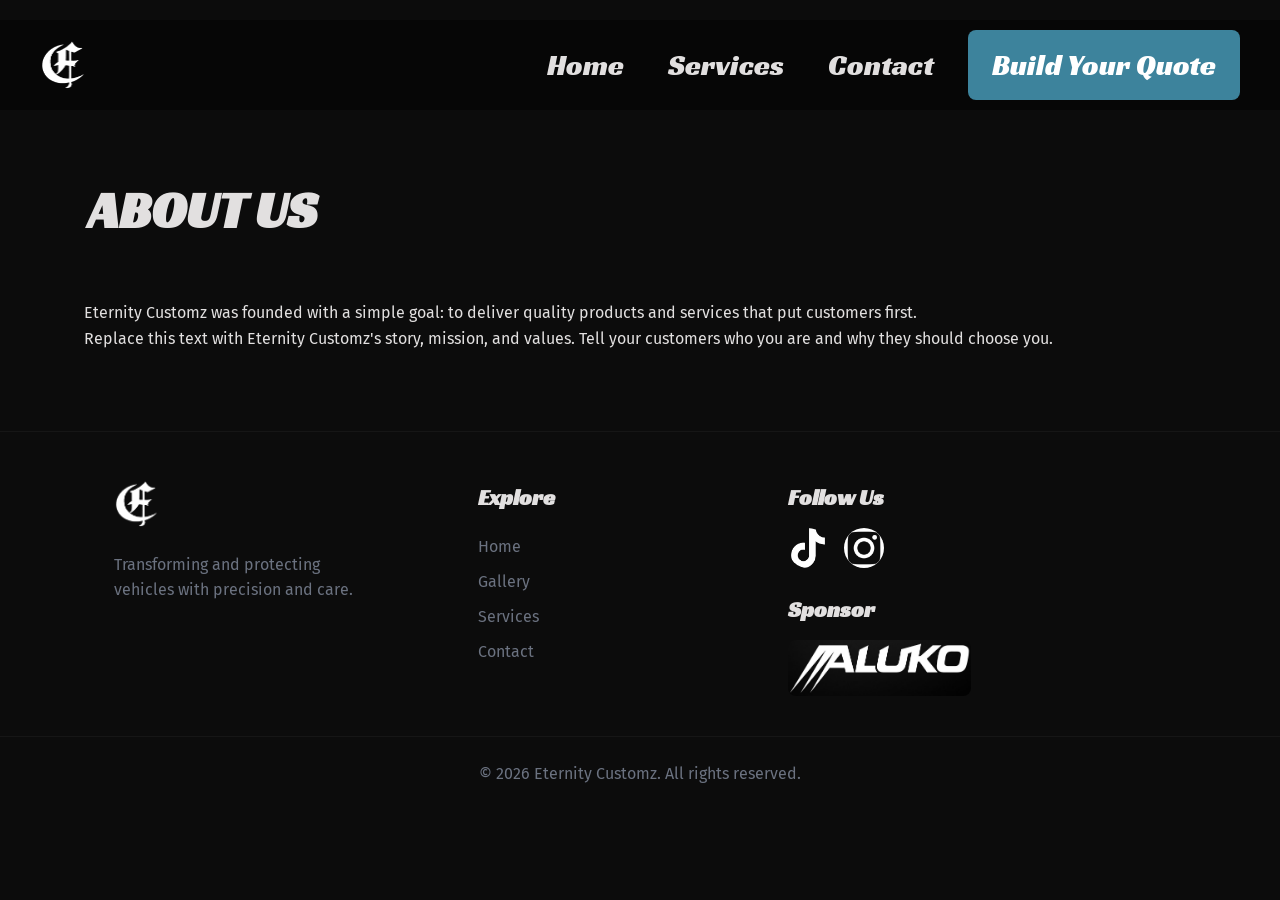
<file: about.html>
<!DOCTYPE html>
<html lang="en">
<head>
  <meta charset="UTF-8" />
  <meta name="viewport" content="width=device-width, initial-scale=1.0" />
  <meta name="description" content="Learn more about Your Company and our mission." />
  <title>About | Eternity Customz</title>
  <link rel="icon" type="image/png" href="./images/eternityEBlack.png" />
  <link rel="stylesheet" href="css/global-var.css" />
  <link rel="stylesheet" href="css/header.styles.css" />
  <link rel="stylesheet" href="css/footer.styles.css" />
  <link rel="stylesheet" href="css/about.styles.css" />
  <link rel="preconnect" href="https://fonts.googleapis.com">
  <link rel="preconnect" href="https://fonts.gstatic.com" crossorigin>
  <link href="https://fonts.googleapis.com/css2?family=Racing+Sans+One&display=swap" rel="stylesheet">
  <link href="https://fonts.googleapis.com/css2?family=Fira+Sans:ital,wght@0,300;0,400;0,500;0,700;0,900;1,300;1,400;1,500;1,700;1,900&display=swap" rel="stylesheet">
</head>
<body>
  <!-- Include the header -->
  <header  id="header-placeholder"></header>
  
  <main>
    <section class="page-header">
      <div class="container">
        <h1>About Us</h1>
      </div>
    </section>

    <section class="container content">
      <p>Eternity Customz was founded with a simple goal: to deliver quality products
      and services that put customers first.</p>
      <p>Replace this text with Eternity Customz's story, mission, and values. Tell
      your customers who you are and why they should choose you.</p>
    </section>
  </main>

  <footer id="footer-placeholder"></footer>

  <script src="js/main.js"></script>
</body>
</html>
</file>
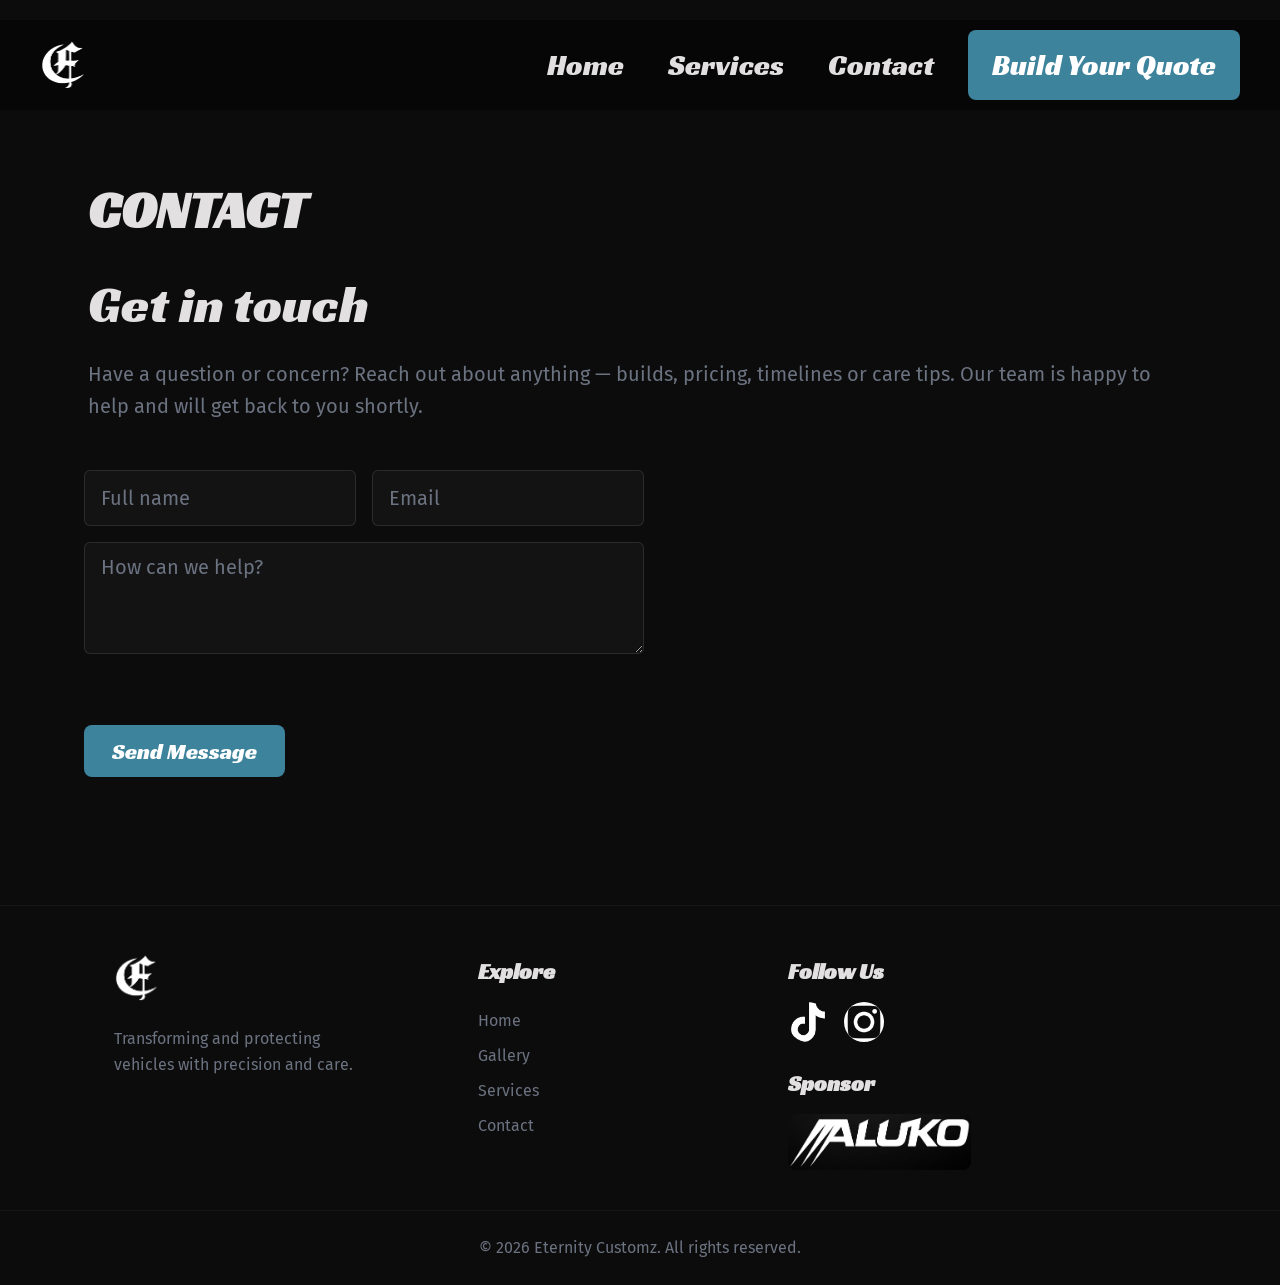
<file: contact.html>
<!DOCTYPE html>
<html lang="en">
<head>
  <meta charset="UTF-8" />
  <meta name="viewport" content="width=device-width, initial-scale=1.0" />
  <meta name="description" content="Get in touch with Your Company." />
  <meta http-equiv="Cache-Control" content="no-cache">
  <title>Contact | Eternity Customz</title>
  <link rel="icon" type="image/png" href="./images/eternityEBlack.png" />
  <link rel="stylesheet" href="css/global-var.css" />
  <link rel="stylesheet" href="css/header.styles.css" />
  <link rel="stylesheet" href="css/footer.styles.css" />
  <link rel="stylesheet" href="css/contact.styles.css" />
  <link rel="preconnect" href="https://fonts.googleapis.com">
  <link rel="preconnect" href="https://fonts.gstatic.com" crossorigin>
  <link href="https://fonts.googleapis.com/css2?family=Racing+Sans+One&display=swap" rel="stylesheet">
  <link href="https://fonts.googleapis.com/css2?family=Fira+Sans:ital,wght@0,300;0,400;0,500;0,700;0,900;1,300;1,400;1,500;1,700;1,900&display=swap" rel="stylesheet">
  <script src="https://www.google.com/recaptcha/api.js" async defer></script>
</head>
<body>
  <!-- Include the header -->
  <header  id="header-placeholder"></header>
  
  <main>
    <section class="contact-hero container">
      <h1 class="contact-eyebrow">Contact</h1>
      <p class="contact-title">Get in touch</p>
      <p class="contact-sub">Have a question or concern? Reach out about anything — builds, pricing, timelines or care tips. Our team is happy to help and will get back to you shortly.</p>
    </section>

    <section class="container content">
      <form id="contact-form" class="contact-form" novalidate>
        <section class="contact-section">
          <div class="details-grid">
            <input class="contact-input" id="name" name="name" placeholder="Full name" autocomplete="name" required />
            <input type="email" class="contact-input" id="email" name="email" placeholder="Email" autocomplete="email" required />
          </div>
          <textarea class="contact-input contact-textarea" id="message" name="message" placeholder="How can we help?" required></textarea>
        </section>
        <div class="g-recaptcha" data-sitekey="6LfWkv0tAAAAACvCSwXLrNxUebXW_fSq1jkX3SzL"></div>
        <button type="submit" class="contact-submit">Send Message</button>
        <p id="form-status" class="form-status" role="status"></p>
      </form>
    </section>
  </main>

  <footer id="footer-placeholder"></footer>

  <script src="js/main.js"></script>
</body>
</html>
</file>
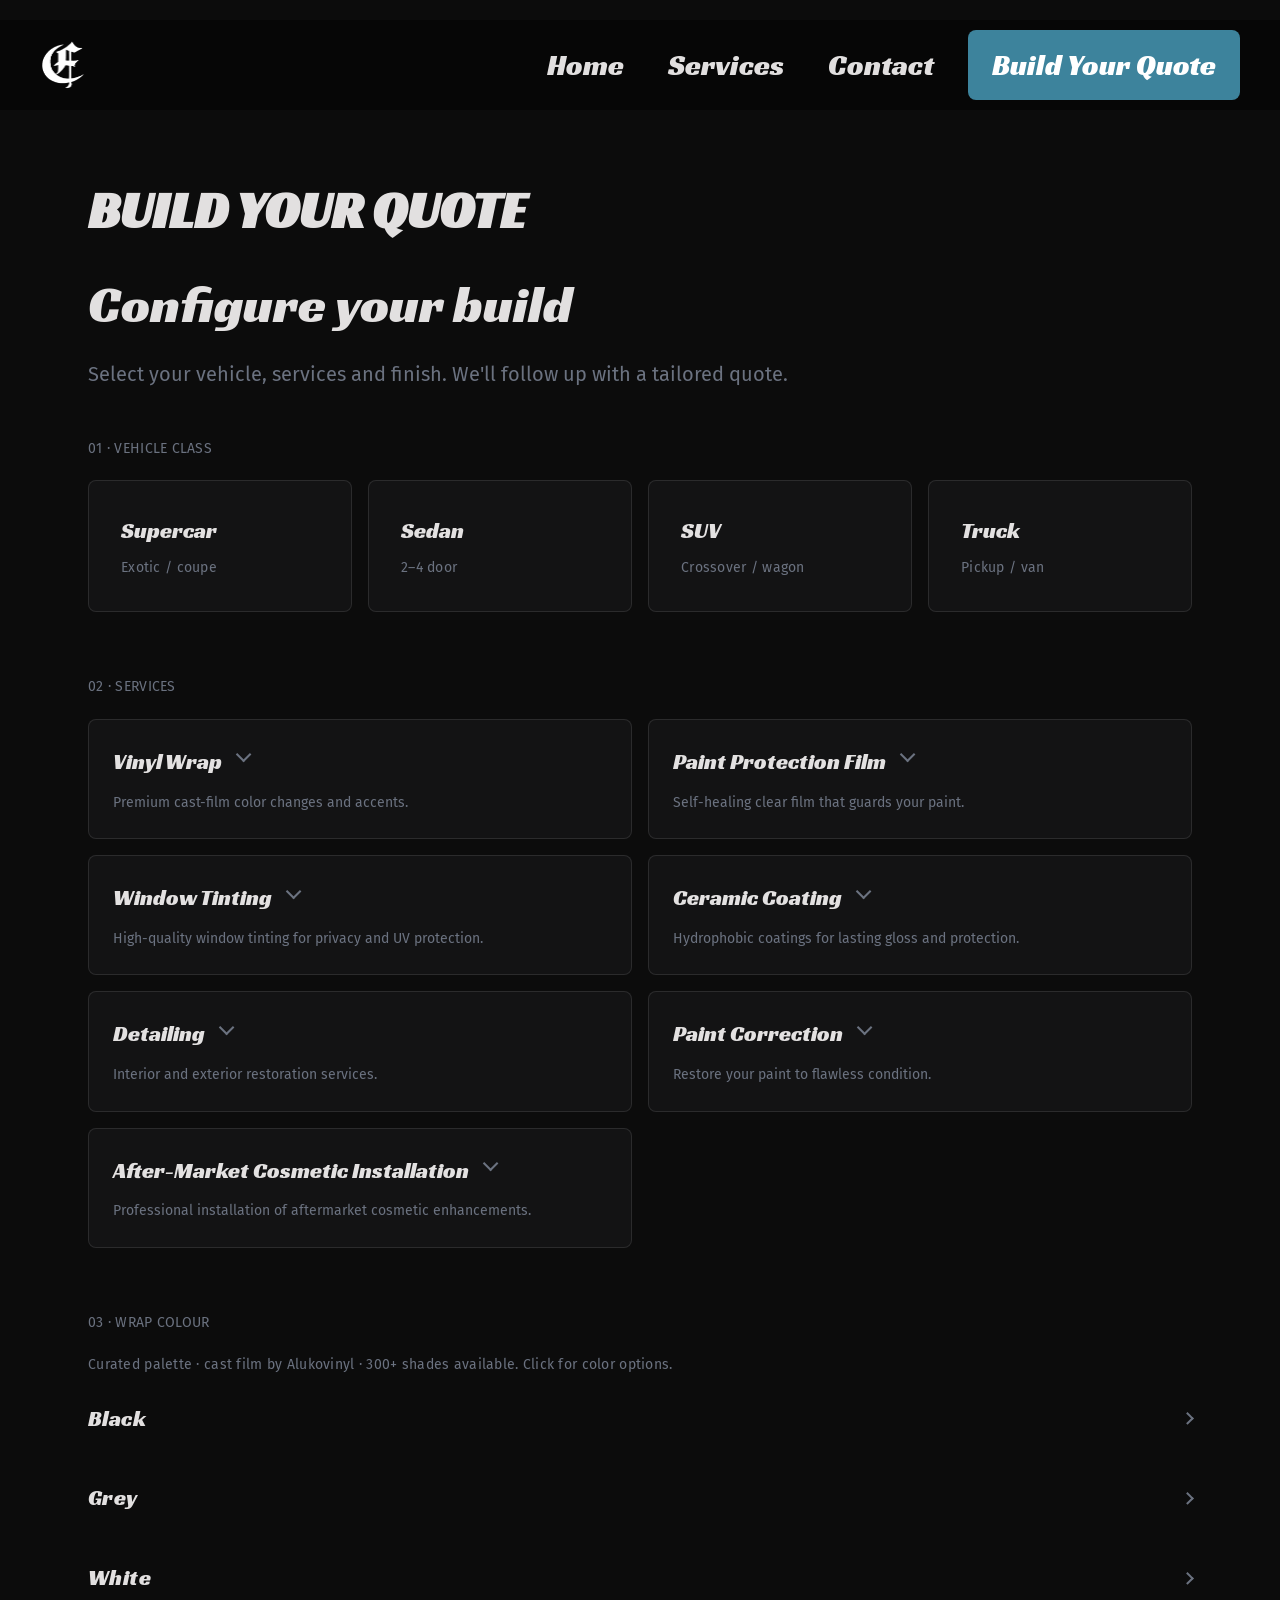
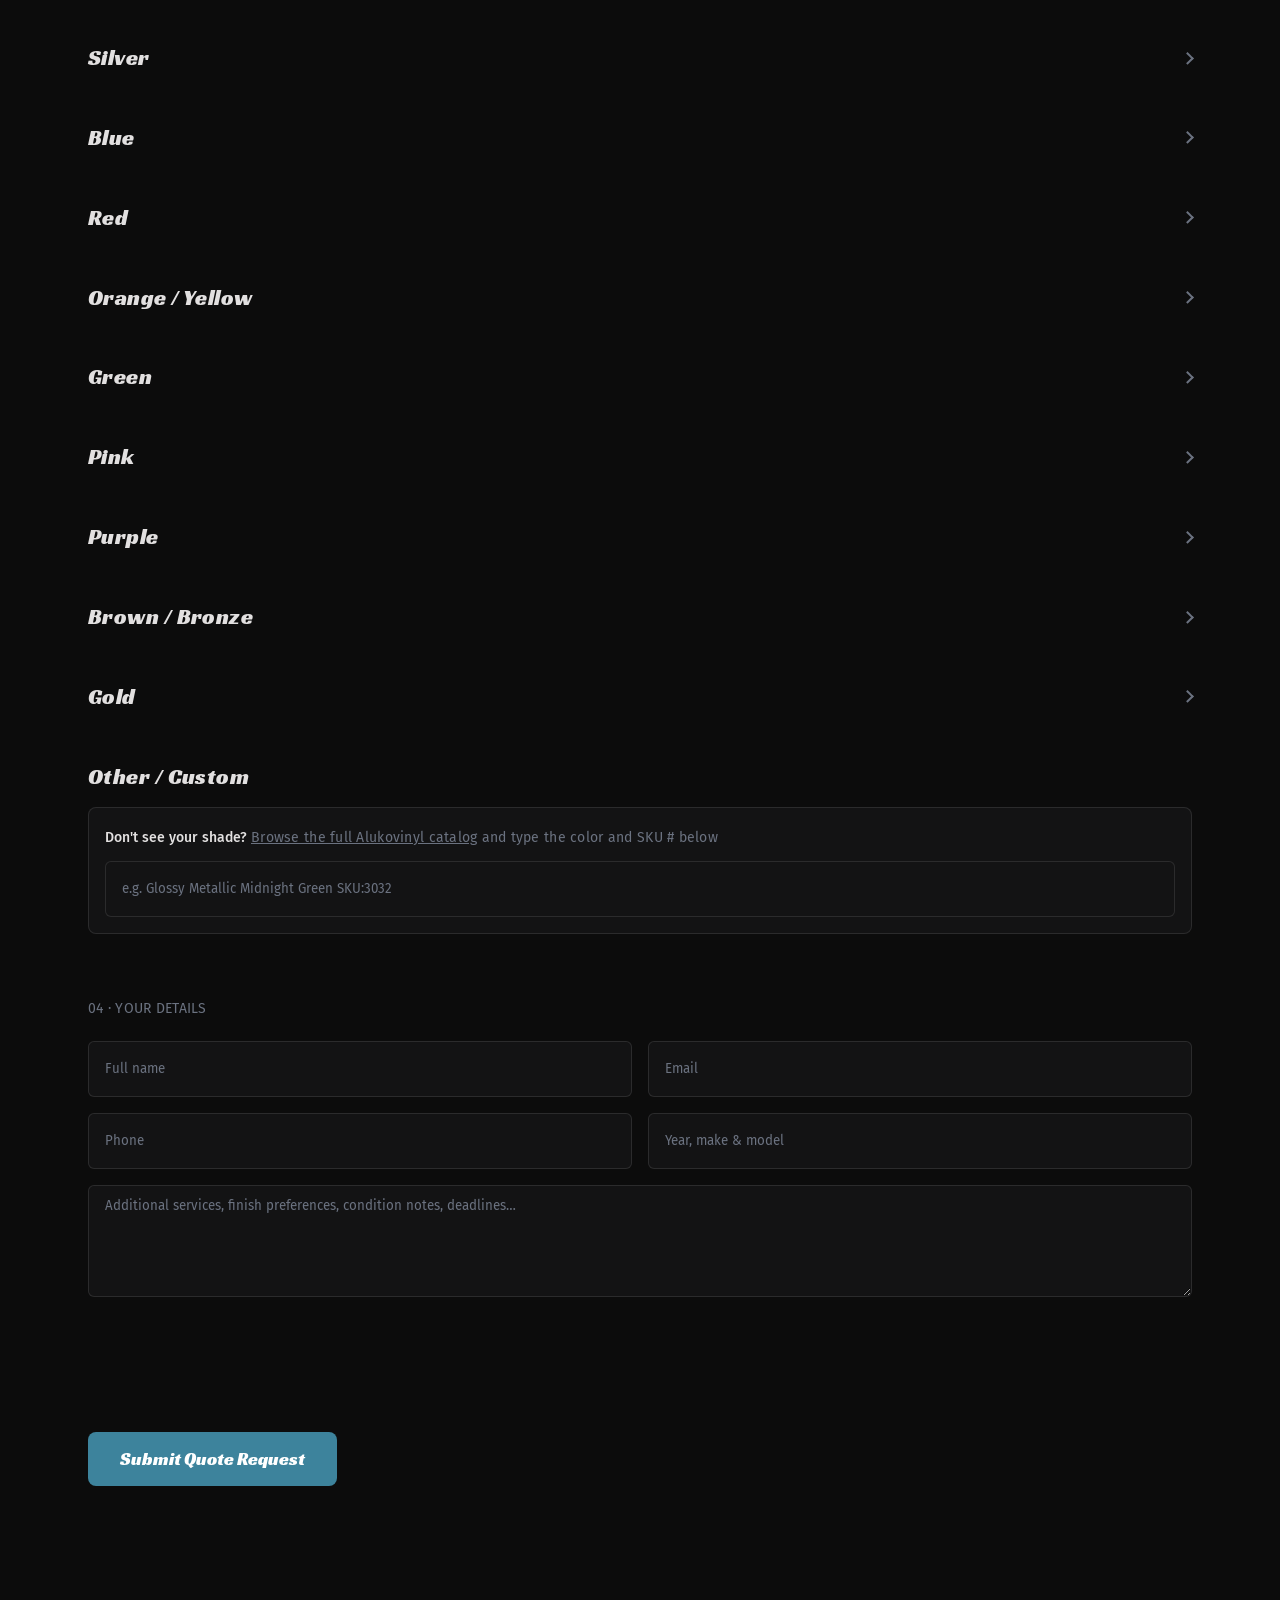
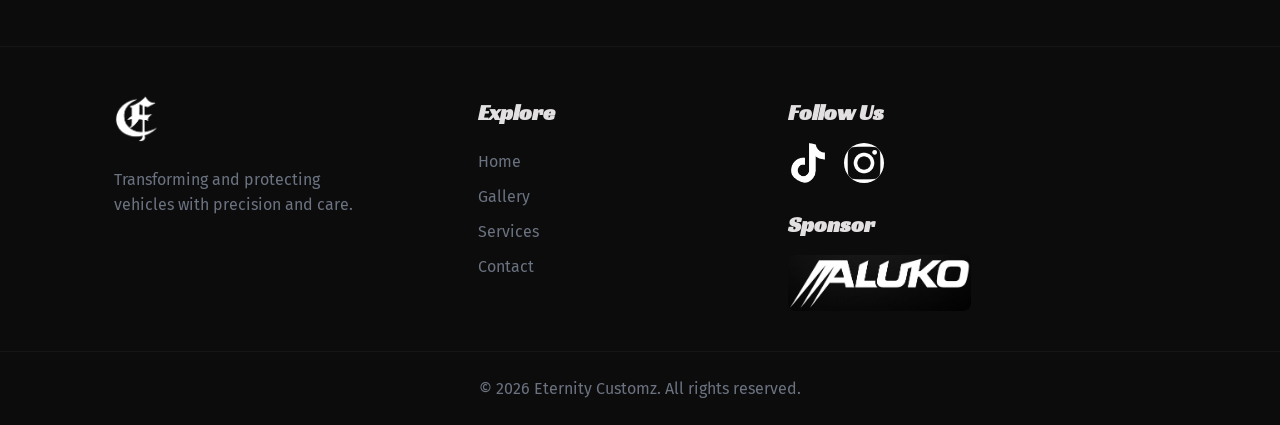
<file: quote.html>
<!DOCTYPE html>
<html lang="en">
<head>
  <meta charset="UTF-8" />
  <meta name="viewport" content="width=device-width, initial-scale=1.0" />
  <meta name="description" content="Build your custom quote for vinyl wraps, PPF, ceramic coating, and detailing at Eternity Customz." />
  <meta http-equiv="Cache-Control" content="no-cache">
  <title>Build Your Quote | Eternity Customz</title>
  <link rel="stylesheet" href="css/quote.styles.css" />
  <link rel="icon" type="image/png" href="./images/eternityEBlack.png" />
  <link rel="stylesheet" href="css/global-var.css" />
  <link rel="stylesheet" href="css/header.styles.css" />
  <link rel="stylesheet" href="css/footer.styles.css" />
  <link rel="preconnect" href="https://fonts.googleapis.com">
  <link rel="preconnect" href="https://fonts.gstatic.com" crossorigin>
  <link href="https://fonts.googleapis.com/css2?family=Racing+Sans+One&display=swap" rel="stylesheet">
  <link href="https://fonts.googleapis.com/css2?family=Fira+Sans:ital,wght@0,300;0,400;0,500;0,700;0,900;1,300;1,400;1,500;1,700;1,900&display=swap" rel="stylesheet">
  <script src="https://www.google.com/recaptcha/api.js" async defer></script>
</head>
<body>
  <!-- Include the header -->
  <header id="header-placeholder"></header>

  <main>
    <section class="quote-hero container">
      <h1 class="quote-eyebrow">Build your quote</h1>
      <p class="quote-title">Configure your build</p>
      <p class="quote-sub">Select your vehicle, services and finish. We'll follow up with a tailored quote.</p>
    </section>

    <section class="container content">
      <form id="quote-form" class="quote-form" novalidate>
        <!-- 01 Vehicle class -->
        <section class="quote-section">
          <p class="quote-step mono">01 · Vehicle class</p>
          <div class="class-grid">
            <label class="pick-card">
              <input type="radio" name="car-type" value="Supercar" required />
              <span class="pick-card__title">Supercar</span>
              <span class="pick-card__meta mono">Exotic / coupe</span>
            </label>
            <label class="pick-card">
              <input type="radio" name="car-type" value="Sedan" />
              <span class="pick-card__title">Sedan</span>
              <span class="pick-card__meta mono">2–4 door</span>
            </label>
            <label class="pick-card">
              <input type="radio" name="car-type" value="SUV" />
              <span class="pick-card__title">SUV</span>
              <span class="pick-card__meta mono">Crossover / wagon</span>
            </label>
            <label class="pick-card">
              <input type="radio" name="car-type" value="Truck" />
              <span class="pick-card__title">Truck</span>
              <span class="pick-card__meta mono">Pickup / van</span>
            </label>
          </div>
        </section>

        <!-- 02 Services -->
        <section class="quote-section">
          <p class="quote-step mono">02 · Services</p>
          <div class="service-grid" id="quote-services"></div>
        </section>

        <!-- 03 Wrap colour -->
        <section class="quote-section">
          <p class="quote-step mono">03 · Wrap colour</p>
          <p class="quote-note mono">Curated palette · cast film by Alukovinyl · 300+ shades available. Click for color options.</p>
          <div class="palette">
            <div class="palette-group">
              <p class="palette-group__label mono">Black</p>
              <div class="swatch-grid">
                <label class="swatch-card">
                  <input type="radio" name="color" value="Matte Black" />
                  <span class="swatch" style="background: rgb(28, 28, 30);"></span>
                  <span class="swatch-card__name">Matte Black</span>
                  <span class="swatch-card__finish mono">Matte</span>
                </label>
                <label class="swatch-card">
                  <input type="radio" name="color" value="Gloss Black" />
                  <span class="swatch" style="background: rgb(10, 10, 10);"></span>
                  <span class="swatch-card__name">Gloss Black</span>
                  <span class="swatch-card__finish mono">Gloss</span>
                </label>
                <label class="swatch-card">
                  <input type="radio" name="color" value="Satin Black" />
                  <span class="swatch" style="background: rgb(22, 22, 26);"></span>
                  <span class="swatch-card__name">Satin Black</span>
                  <span class="swatch-card__finish mono">Satin</span>
                </label>
                <label class="swatch-card">
                  <input type="radio" name="color" value="Matte Frosted Black" />
                  <span class="swatch" style="background: rgb(42, 42, 46);"></span>
                  <span class="swatch-card__name">Matte Frosted Black</span>
                  <span class="swatch-card__finish mono">Matte</span>
                </label>
                <label class="swatch-card">
                  <input type="radio" name="color" value="Gloss Metallic Black Rose" />
                  <span class="swatch" style="background: rgb(31, 16, 22);"></span>
                  <span class="swatch-card__name">Gloss Metallic Black Rose</span>
                  <span class="swatch-card__finish mono">Gloss Metallic</span>
                </label>
              </div>
            </div>

            <div class="palette-group">
              <p class="palette-group__label mono">Grey</p>
              <div class="swatch-grid">
                <label class="swatch-card">
                  <input type="radio" name="color" value="Nardo Grey" />
                  <span class="swatch" style="background: rgb(115, 115, 120);"></span>
                  <span class="swatch-card__name">Nardo Grey</span>
                  <span class="swatch-card__finish mono">Satin</span>
                </label>
                <label class="swatch-card">
                  <input type="radio" name="color" value="Ice Grey" />
                  <span class="swatch" style="background: rgb(185, 196, 204);"></span>
                  <span class="swatch-card__name">Ice Grey</span>
                  <span class="swatch-card__finish mono">Matte</span>
                </label>
                <label class="swatch-card">
                  <input type="radio" name="color" value="Matte Satin Light Grey" />
                  <span class="swatch" style="background: rgb(196, 200, 204);"></span>
                  <span class="swatch-card__name">Matte Satin Light Grey</span>
                  <span class="swatch-card__finish mono">Matte Satin</span>
                </label>
                <label class="swatch-card">
                  <input type="radio" name="color" value="Graphite" />
                  <span class="swatch" style="background: rgb(74, 77, 82);"></span>
                  <span class="swatch-card__name">Graphite</span>
                  <span class="swatch-card__finish mono">Satin</span>
                </label>
              </div>
            </div>

            <div class="palette-group">
              <p class="palette-group__label mono">White</p>
              <div class="swatch-grid">
                <label class="swatch-card">
                  <input type="radio" name="color" value="Gloss White" />
                  <span class="swatch" style="background: rgb(245, 245, 245);"></span>
                  <span class="swatch-card__name">Gloss White</span>
                  <span class="swatch-card__finish mono">Gloss</span>
                </label>
                <label class="swatch-card">
                  <input type="radio" name="color" value="Matte White" />
                  <span class="swatch" style="background: rgb(232, 232, 232);"></span>
                  <span class="swatch-card__name">Matte White</span>
                  <span class="swatch-card__finish mono">Matte</span>
                </label>
              </div>
            </div>

            <div class="palette-group">
              <p class="palette-group__label mono">Silver</p>
              <div class="swatch-grid">
                <label class="swatch-card">
                  <input type="radio" name="color" value="Chrome Silver" />
                  <span class="swatch" style="background: rgb(201, 204, 209);"></span>
                  <span class="swatch-card__name">Chrome Silver</span>
                  <span class="swatch-card__finish mono">Chrome</span>
                </label>
                <label class="swatch-card">
                  <input type="radio" name="color" value="Matte Diamond Glitter Silver" />
                  <span class="swatch" style="background: rgb(216, 221, 227);"></span>
                  <span class="swatch-card__name">Matte Diamond Glitter Silver</span>
                  <span class="swatch-card__finish mono">Matte</span>
                </label>
                <label class="swatch-card">
                  <input type="radio" name="color" value="Satin Metallic Pure Silver" />
                  <span class="swatch" style="background: rgb(191, 196, 201);"></span>
                  <span class="swatch-card__name">Satin Metallic Pure Silver</span>
                  <span class="swatch-card__finish mono">Satin Metallic</span>
                </label>
                <label class="swatch-card">
                  <input type="radio" name="color" value="Diamond Silver" />
                  <span class="swatch" style="background: rgb(216, 221, 227);"></span>
                  <span class="swatch-card__name">Diamond Silver</span>
                  <span class="swatch-card__finish mono">Gloss Metallic</span>
                </label>
              </div>
            </div>

            <div class="palette-group">
              <p class="palette-group__label mono">Blue</p>
              <div class="swatch-grid">
                <label class="swatch-card">
                  <input type="radio" name="color" value="Meissen Blue" />
                  <span class="swatch" style="background: rgb(43, 74, 122);"></span>
                  <span class="swatch-card__name">Meissen Blue</span>
                  <span class="swatch-card__finish mono">Gloss Metallic</span>
                </label>
                <label class="swatch-card">
                  <input type="radio" name="color" value="Oxford Blue" />
                  <span class="swatch" style="background: rgb(27, 42, 90);"></span>
                  <span class="swatch-card__name">Oxford Blue</span>
                  <span class="swatch-card__finish mono">Gloss Metallic</span>
                </label>
                <label class="swatch-card">
                  <input type="radio" name="color" value="Sapphire Blue" />
                  <span class="swatch" style="background: rgb(43, 95, 191);"></span>
                  <span class="swatch-card__name">Sapphire Blue</span>
                  <span class="swatch-card__finish mono">Gloss Metallic</span>
                </label>
                <label class="swatch-card">
                  <input type="radio" name="color" value="Chameleon Blue White" />
                  <span class="swatch" style="background: rgb(111, 159, 216);"></span>
                  <span class="swatch-card__name">Chameleon Blue White</span>
                  <span class="swatch-card__finish mono">Color Shift</span>
                </label>
              </div>
            </div>

            <div class="palette-group">
              <p class="palette-group__label mono">Red</p>
              <div class="swatch-grid">
                <label class="swatch-card">
                  <input type="radio" name="color" value="Liquid Ruby Red" />
                  <span class="swatch" style="background: rgb(214, 0, 27);"></span>
                  <span class="swatch-card__name">Liquid Ruby Red</span>
                  <span class="swatch-card__finish mono">Gloss Metallic</span>
                </label>
                <label class="swatch-card">
                  <input type="radio" name="color" value="Racing Red" />
                  <span class="swatch" style="background: rgb(204, 16, 16);"></span>
                  <span class="swatch-card__name">Racing Red</span>
                  <span class="swatch-card__finish mono">Gloss</span>
                </label>
                <label class="swatch-card">
                  <input type="radio" name="color" value="Crystal Rose Red" />
                  <span class="swatch" style="background: rgb(176, 32, 58);"></span>
                  <span class="swatch-card__name">Crystal Rose Red</span>
                  <span class="swatch-card__finish mono">Gloss Metallic</span>
                </label>
              </div>
            </div>

            <div class="palette-group">
              <p class="palette-group__label mono">Orange / Yellow</p>
              <div class="swatch-grid">
                <label class="swatch-card">
                  <input type="radio" name="color" value="Fiery Orange" />
                  <span class="swatch" style="background: rgb(213, 98, 31);"></span>
                  <span class="swatch-card__name">Fiery Orange</span>
                  <span class="swatch-card__finish mono">Gloss Metallic</span>
                </label>
                <label class="swatch-card">
                  <input type="radio" name="color" value="Neon Yellow" />
                  <span class="swatch" style="background: rgb(232, 226, 26);"></span>
                  <span class="swatch-card__name">Neon Yellow</span>
                  <span class="swatch-card__finish mono">Gloss Fluorescent</span>
                </label>
              </div>
            </div>

            <div class="palette-group">
              <p class="palette-group__label mono">Green</p>
              <div class="swatch-grid">
                <label class="swatch-card">
                  <input type="radio" name="color" value="Emerald Green" />
                  <span class="swatch" style="background: rgb(31, 94, 74);"></span>
                  <span class="swatch-card__name">Emerald Green</span>
                  <span class="swatch-card__finish mono">Matte</span>
                </label>
                <label class="swatch-card">
                  <input type="radio" name="color" value="Chameleon Green" />
                  <span class="swatch" style="background: rgb(47, 125, 82);"></span>
                  <span class="swatch-card__name">Chameleon Green</span>
                  <span class="swatch-card__finish mono">Gloss Metallic</span>
                </label>
              </div>
            </div>

            <div class="palette-group">
              <p class="palette-group__label mono">Pink</p>
              <div class="swatch-grid">
                <label class="swatch-card">
                  <input type="radio" name="color" value="Rainbow Laser Pink" />
                  <span class="swatch" style="background: rgb(255, 94, 160);"></span>
                  <span class="swatch-card__name">Rainbow Laser Pink</span>
                  <span class="swatch-card__finish mono">Gloss Metallic</span>
                </label>
                <label class="swatch-card">
                  <input type="radio" name="color" value="Neon Pink" />
                  <span class="swatch" style="background: rgb(255, 122, 196);"></span>
                  <span class="swatch-card__name">Neon Pink</span>
                  <span class="swatch-card__finish mono">Gloss Fluorescent</span>
                </label>
              </div>
            </div>

            <div class="palette-group">
              <p class="palette-group__label mono">Purple</p>
              <div class="swatch-grid">
                <label class="swatch-card">
                  <input type="radio" name="color" value="Dark Purple" />
                  <span class="swatch" style="background: rgb(58, 35, 80);"></span>
                  <span class="swatch-card__name">Dark Purple</span>
                  <span class="swatch-card__finish mono">Satin</span>
                </label>
                <label class="swatch-card">
                  <input type="radio" name="color" value="Midnight Purple" />
                  <span class="swatch" style="background: rgb(42, 23, 69);"></span>
                  <span class="swatch-card__name">Midnight Purple</span>
                  <span class="swatch-card__finish mono">Gloss Metallic</span>
                </label>
                <label class="swatch-card">
                  <input type="radio" name="color" value="Grey Purple" />
                  <span class="swatch" style="background: rgb(90, 74, 106);"></span>
                  <span class="swatch-card__name">Grey Purple</span>
                  <span class="swatch-card__finish mono">Color Shift</span>
                </label>
              </div>
            </div>

            <div class="palette-group">
              <p class="palette-group__label mono">Brown / Bronze</p>
              <div class="swatch-grid">
                <label class="swatch-card">
                  <input type="radio" name="color" value="Satin Bronze" />
                  <span class="swatch" style="background: rgb(138, 107, 63);"></span>
                  <span class="swatch-card__name">Satin Bronze</span>
                  <span class="swatch-card__finish mono">Satin</span>
                </label>
              </div>
            </div>

            <div class="palette-group">
              <p class="palette-group__label mono">Gold</p>
              <div class="swatch-grid">
                <label class="swatch-card">
                  <input type="radio" name="color" value="Mirror Gold" />
                  <span class="swatch" style="background: rgb(212, 175, 55);"></span>
                  <span class="swatch-card__name">Mirror Gold</span>
                  <span class="swatch-card__finish mono">Chrome</span>
                </label>
                <label class="swatch-card">
                  <input type="radio" name="color" value="Champagne Gold" />
                  <span class="swatch" style="background: rgb(201, 164, 90);"></span>
                  <span class="swatch-card__name">Champagne Gold</span>
                  <span class="swatch-card__finish mono">Satin Metallic</span>
                </label>
              </div>
            </div>

            <div class="palette-group">
              <p class="palette-group__label mono">Other / Custom</p>
              <label class="swatch-custom">
                <input type="radio" name="color" value="" />
                <span class="swatch-custom__title">Don't see your shade?</span>
                <a class="swatch-custom__meta mono" href="https://www.alukovinyl.com/" target="_blank" rel="noopener noreferrer"> Browse the full Alukovinyl catalog</a>
                <span class="swatch-custom__meta mono">and type the color and SKU # below</span>
                <input class="quote-input swatch-custom__input" name="custom-color" placeholder="e.g. Glossy Metallic Midnight Green SKU:3032" />
              </label>
            </div>
          </div>
        </section>

        <!-- 04 Your details -->
        <section class="quote-section">
          <p class="quote-step mono">04 · Your details</p>
          <div class="details-grid">
            <input class="quote-input" name="full-name" placeholder="Full name" autocomplete="name" required />
            <input type="email" class="quote-input" name="email" placeholder="Email" autocomplete="email" required />
            <input type="tel" class="quote-input" name="phone" placeholder="Phone" autocomplete="tel" required />
            <input class="quote-input" name="vehicle" placeholder="Year, make &amp; model" required />
          </div>
          <textarea class="quote-input quote-textarea" name="details" placeholder="Additional services, finish preferences, condition notes, deadlines…"></textarea>
        </section>
        <div class="g-recaptcha" data-sitekey="6LfWkv0tAAAAACvCSwXLrNxUebXW_fSq1jkX3SzL"></div>

        <button type="submit" class="quote-submit">Submit Quote Request</button>
        <p id="quote-status" class="form-status" role="status"></p>
      </form>
    </section>
  </main>

  <footer id="footer-placeholder"></footer>

  <script src="js/services-data.js"></script>
  <script src="js/main.js"></script>
</body>
</html>
</file>
<file: css/global-var.css>
:root {
  --color-primary: #3d839c;
  --color-primary-dark: #3e94b3;
  --color-text: #fffdfde1;
  --color-muted: hsl(220, 9%, 46%);
  --color-bg: #070707f9;
  --color-surface: #313030;
  --color-border: #ffffff0b;
  --radius: 8px;
  --font-heading: "Racing Sans One";
  --font-body: 'Fira Sans', sans-serif;
  --header-height: 90px;
  --hero-height: calc(100vh - var(--header-height));

  /* ===== Type scale =====
     Body text (Fira Sans) — use these for anything in --font-body */
  --text-xs: 0.75rem;
  --text-sm: 0.875rem;
  --text-base: 1rem;
  --text-md: 1.125rem;
  --text-lg: 1.25rem;
  --text-xl: 1.5rem;
  --text-lead: clamp(1rem, 2vw, 1.25rem); /* intro / sub paragraphs */

  /* Headings (Racing Sans One) */
  --heading-xs: 1.1rem;
  --heading-sm: 1.4rem;
  --heading-md: 1.6rem;
  --heading-lg: 1.8rem;
  --heading-xl: 2.5rem;
  --heading-2xl: clamp(2rem, 2.5vw, 2.75rem);
  --heading-3xl: clamp(2.2rem, 5vw, 3.2rem);
  --heading-4xl: clamp(3rem, 5vw, 4.5rem);
}

/* ===== Base / reset ===== */
* {
  box-sizing: border-box;
  margin: 0;
  padding: 0;
}

html {
  scroll-behavior: smooth;
  overflow-x: hidden;
  max-width: 100%;
}

body {
  margin: 0;
  color: var(--color-text);
  background: var(--color-bg);
  font-family: var(--font-body);
  font-size: var(--text-base);
  line-height: 1.6;
  overflow-x: hidden;
  max-width: 100%;
}

/* Media never overflows its container */
img,
video,
svg {
  max-width: 100%;
  height: auto;
}

/* Form controls don't inherit the body font by default */
input,
textarea,
select {
  font-family: inherit;
}

/* Centered content wrapper: capped width on desktop, full viewport on mobile */
.container {
  width: 100%;
  max-width: 90vw;
  margin-inline: auto;
  padding-inline: 1.5rem;
}

@media (max-width: 640px) {
  .container {
    max-width: 100%;
    padding-inline: 1rem;
  }
}
</file>
<file: css/header.styles.css>
/* ===== Header / Nav ===== */
.site-header {
  background: var(--color-bg);
  height: var(--header-height);
  display: flex;
  justify-content: space-between;
  align-items: center;
  position: sticky;
  top: 0;
  z-index: 999;
  padding: 1.25rem;
  margin: 1.25rem 0;
}

.nav-container {
  display: flex;
  justify-content: space-between;
  height: 100%;
  width: 100%;
  z-index: 1;
  margin: 0 20px;
  padding: 0;
}

.nav-logo {
  display: flex;
  align-items: center;
  padding: 0;
}

.nav-logo img {
  height: 100%;
  width: auto;
}

.nav-list {
  display: flex;
  align-items: center;
  gap: 1.5rem;
  list-style: none;
  text-align: center;
  text-decoration: none;
  margin: 0;
  padding: 0;
}

.nav-item {
  position: relative;
}

.nav-item a {
  color: var(--color-text);
  font-size: var(--heading-lg);
  font-weight: 500;
  text-decoration: none;
  padding: 10px;
  font-family: var(--font-heading);
}

.nav-item a:hover {
  color: var(--color-primary);
  text-decoration: none;
}

.nav-services-dropdown {
  display: none;
  position: absolute;
  top: 100%;
  left: 0;
  background: var(--color-bg);
  width: max-content;
  max-width: 500px;
  border: 1px solid var(--color-border);
  border-radius: var(--radius);
  padding: 1rem;
}

.nav-item:hover .nav-services-dropdown {
  display: block;
  box-shadow: 0 4px 6px rgba(255, 255, 255, 0.1);
}

.nav-services-dropdown a {
  display: block;
  padding: 0.5rem 0;
  color: var(--color-text);
  text-decoration: none;
  font-size: var(--text-xl);
  font-family: var(--font-body);
  text-align: left;
}

.nav-services-dropdown a:hover {
  color: var(--color-primary);
  text-decoration: none;
}

.nav-quote-btn a {
  display: inline-block;
  padding: 0.75rem 1.5rem;
  border-radius: var(--radius);
  font-size: var(--heading-lg);
  font-family: var(--font-heading);
  cursor: pointer;
  border: none;
  transition: background 0.2s ease;
  text-decoration: none;
  background: var(--color-primary);
  color: #fff;
}

.nav-quote-btn a:hover {
  background: var(--color-primary-dark);
  text-decoration: none;
}

/* Hamburger is hidden on desktop, revealed in the mobile breakpoint below */
.nav-toggle {
  display: none;
  flex-direction: column;
  justify-content: space-between;
  width: 28px;
  height: 20px;
  background: none;
  border: none;
  cursor: pointer;
  padding: 0;
}

.nav-toggle span {
  display: block;
  height: 3px;
  width: 100%;
  background: var(--color-text);
  border-radius: 2px;
  padding: 0;
}

@media screen and (max-width: 960px) {
  .site-header {
    margin: 0;
  }

  .nav-container {
    justify-content: space-between;
    align-items: center;
    margin: 10px 0;
    padding: 0 10px;
  }

  .nav-toggle {
    display: flex;
  }

  .nav-toggle span {
    display: block;
    height: 3px;
    width: 100%;
    background: var(--color-text);
    border-radius: 2px;
  }

  .nav-logo {
    display: flex;
    align-items: center;
    width: 50%;
    height: 100%;
    padding: 0;
  }

  .nav-logo img {
    height: 100%;
    width: auto;
    padding: 0;
  }

  /* Full-screen overlay menu that slides down under the sticky header */
  .nav-list {
    position: fixed;
    top: var(--header-height);
    left: 0;
    width: 100%;
    height: var(--hero-height);
    flex-direction: column;
    justify-content: center;
    gap: 2rem;
    background: var(--color-bg);
    opacity: 0;
    visibility: hidden;
    transform: translateY(-100%);
    transition: opacity 0.4s ease, transform 0.4s ease, visibility 0.4s ease;
    z-index: 998;
    padding: 0;
  }

  .nav-list.active {
    opacity: 1;
    visibility: visible;
    transform: translateY(0);
    font-size: var(--heading-md);
  }

  .nav-item {
    width: 100%;
  }

  .nav-item a {
    font-size: var(--heading-xl);
  }

  .nav-item:hover .nav-services-dropdown {
    display: none;
  }
}

/* Lock background scrolling while the full-screen menu is open.
   html is targeted too because overflow-x: hidden makes it the scroll container */
html.nav-open,
body.nav-open {
  overflow: hidden;
}
</file>
<file: css/footer.styles.css>
/* ===== Footer ===== */
.site-footer {
  border-top: 1px solid var(--color-border);
  padding: 3rem 0 1.5rem;
  color: var(--color-muted);
  margin-top: 2rem;
}

.footer-grid {
  display: grid;
  grid-template-columns: 1.2fr 1fr 1.4fr;
  gap: 2.5rem;
  max-width: 1100px;
  margin: 0 auto;
  padding: 0 1.5rem;
  text-align: left;
}

.footer-logo img {
  height: 48px;
  width: auto;
}

.footer-brand p {
  margin: 1rem 0 0;
  max-width: 260px;
}

.footer-links {
  display: flex;
  flex-direction: column;
  gap: 0.6rem;
}

.footer-links h3 {
  color: var(--color-text);
  font-family: var(--font-heading);
  font-size: var(--heading-sm);
  margin: 0 0 0.5rem;
}

.footer-links a {
  color: var(--color-muted);
  text-decoration: none;
}

.footer-links a:hover {
  color: var(--color-primary);
}

.footer-social h3 {
  color: var(--color-text);
  font-family: var(--font-heading);
  font-size: var(--heading-sm);
  margin: 0 0 0.75rem;
}

.footer-social h3 + .social-icons + h3 {
  margin-top: 1.5rem;
}

.social-icons {
  display: flex;
  gap: 1rem;
}

.social-icons a {
  display: inline-flex;
  width: 40px;
  height: 40px;
  border-radius: 50%;
  overflow: hidden;
  transition: transform 0.2s ease, opacity 0.2s ease;
}

.social-icons a:hover {
  transform: translateY(-2px);
  opacity: 0.85;
}

.social-icons img {
  width: 100%;
  height: 100%;
  object-fit: contain;
}

.social-icons--sponsor a {
  width: auto;
  height: auto;
  border-radius: 8px;
}

.social-icons--sponsor img {
  width: auto;
  height: 56px;
  object-fit: contain;
}

.footer-bottom {
  border-top: 1px solid var(--color-border);
  margin-top: 2.5rem;
  padding-top: 1.5rem;
  text-align: center;
}

.footer-bottom p {
  margin: 0;
}

@media screen and (max-width: 960px) {
  .footer-grid {
    grid-template-columns: 1fr;
    text-align: center;
  }

  .footer-brand p {
    margin-inline: auto;
  }

  .footer-links {
    align-items: center;
  }

  .social-icons {
    justify-content: center;
  }
}
</file>
<file: css/about.styles.css>
/* =========================================================
   About page
   Broken out from the former global styles.css
   ========================================================= */

/* ===== Page heading ===== */
.page-header {
  padding-top: 2.5rem;
}

.page-header h1 {
  font-family: var(--font-heading);
  font-size: var(--heading-3xl);
  text-align: left;
  text-transform: uppercase;
}

/* ===== Content ===== */
.content {
  padding: 3rem 1.25rem;
}
</file>
<file: css/contact.styles.css>
/* =========================================================
   Contact page
   Broken out from the former global styles.css
   ========================================================= */

:root {
  --quote-card: #131314;
  --quote-line: rgba(255, 255, 255, 0.1);
  --quote-line-hover: rgba(255, 255, 255, 0.28);
}

/* ===== Content ===== */
.content {
  padding: 3rem 1.25rem;
}

/* ===== Intro ===== */
.contact-hero {
  padding: 2.5rem 1.5rem 0;
}

.contact-eyebrow {
  text-transform: uppercase;
  color: var(--color-text);
  margin-bottom: 0.75rem;
  font-family: var(--font-heading);
  font-size: var(--heading-3xl);
}

.contact-title {
  font-family: var(--font-heading);
  font-size: var(--heading-3xl);
  margin-bottom: 0.75rem;
}

.contact-sub {
  font-family: var(--font-body);
  color: var(--color-muted);
  font-size: var(--text-lead);
}

/* ===== Contact form ===== */
.contact-form {
  display: flex;
  flex-direction: column;
  gap: 2rem;
  max-width: 560px;
}

.mono {
  font-family: var(--font-body);
  letter-spacing: 0.02em;
}

.contact-section {
  border: none;
  padding: 0;
  margin: 0;
}

.contact-step {
  font-size: var(--text-sm);
  text-transform: uppercase;
  color: var(--color-muted);
  margin-bottom: 1.25rem;
}

.details-grid {
  display: grid;
  grid-template-columns: repeat(2, 1fr);
  gap: 1rem;
}

.contact-input {
  width: 100%;
  height: 3.5rem;
  padding: 0 1rem;
  color: var(--color-text);
  background: var(--quote-card, #131314);
  border: 1px solid var(--quote-line, rgba(255, 255, 255, 0.1));
  border-radius: 6px;
  font-family: var(--font-body);
  font-size: var(--text-lg);
  transition: border-color 0.2s ease, box-shadow 0.2s ease;
}

.contact-input::placeholder {
  color: var(--color-muted);
  font-family: var(--font-body);
  font-size: var(--text-lg);
}

.contact-input:focus-visible {
  outline: none;
  border-color: var(--color-primary);
  box-shadow: 0 0 0 1px var(--color-primary);
}

.contact-textarea {
  height: auto;
  min-height: 7rem;
  padding: 0.75rem 1rem;
  margin-top: 1rem;
  resize: vertical;
}

/* ===== Submit ===== */
.contact-submit {
  align-self: flex-start;
  display: inline-block;
  padding: 0.75rem 1.75rem;
  border-radius: var(--radius);
  font-size: var(--heading-sm);
  font-family: var(--font-heading);
  color: #fff;
  background: var(--color-primary);
  border: none;
  cursor: pointer;
  text-decoration: none;
  transition: background 0.2s ease;
}

.contact-submit:hover {
  background: var(--color-primary-dark);
  text-decoration: none;
}

/* ===== Status message ===== */
.form-status {
  margin-top: 1rem;
  font-weight: 500;
  font-family: var(--font-body);
}

.form-status.success {
  color: #34d399;
}

.form-status.error {
  color: #f87171;
}

/* Responsive */
@media (max-width: 640px) {
  .details-grid {
    grid-template-columns: 1fr;
  }
}
</file>
<file: css/quote.styles.css>
/* =========================================================
   Broken out from the former global styles.css
   (page-specific rules below keep higher priority)
   ========================================================= */

/* ===== Content ===== */
.content {
  padding: 3rem 1.25rem;
}

/* ===== Build Your Quote ===== */
:root {
  --quote-card: #131314;
  --quote-line: rgba(255, 255, 255, 0.1);
  --quote-line-hover: rgba(255, 255, 255, 0.28);
}

.mono {
  font-family: var(--font-body);
  letter-spacing: 0.02em;
}

/* Intro */
.quote-hero {
  padding: 2.5rem 1.5rem 0;
}

.quote-eyebrow {
  text-transform: uppercase;
  color: var(--color-text);
  margin-bottom: 0.75rem;
  font-family: var(--font-heading);
  font-size: var(--heading-3xl);
}

.quote-title {
  font-family: var(--font-heading);
  font-size: var(--heading-3xl);
  margin-bottom: 0.75rem;
}

.quote-sub {
  font-family: var(--font-body);
  color: var(--color-muted);
  font-size: var(--text-lead);
}

/* Form layout */
.quote-form {
  display: flex;
  flex-direction: column;
  gap: 4rem;
}

.quote-section {
  border: none;
  padding: 0;
  margin: 0;
}

.quote-step {
  font-size: var(--text-sm);
  text-transform: uppercase;
  color: var(--color-muted);
  margin-bottom: 1.25rem;
}

.quote-note {
  font-size: var(--text-sm);
  color: var(--color-muted);
  margin-bottom: 1.5rem;
}

/* Hide the native inputs; the label card is the control */
.pick-card input,
.service-card input,
.swatch-card input,
.swatch-custom input[type="radio"] {
  position: absolute;
  opacity: 0;
  width: 0;
  height: 0;
  pointer-events: none;
}

/* 01 Vehicle class */
.class-grid {
  display: grid;
  grid-template-columns: repeat(2, 1fr);
  gap: 1rem;
}

.pick-card {
  display: flex;
  flex-direction: column;
  gap: 0.5rem;
  padding: 2rem;
  border: 1px solid var(--quote-line);
  border-radius: var(--radius);
  background: var(--quote-card);
  cursor: pointer;
  transition: border-color 0.3s ease, box-shadow 0.3s ease, background 0.3s ease;
}

.pick-card:hover {
  border-color: var(--quote-line-hover);
}

.pick-card__title {
  font-family: var(--font-heading);
  font-size: var(--heading-sm);
}

.pick-card__meta {
  font-size: var(--text-sm);
  color: var(--color-muted);
}

.pick-card:has(input:checked) {
  border-color: var(--color-primary);
  background: color-mix(in srgb, var(--color-primary) 6%, transparent);
  box-shadow: 0 0 40px -12px color-mix(in srgb, var(--color-primary) 60%, transparent);
}

/* 02 Services */
.service-grid {
  display: grid;
  grid-template-columns: repeat(2, 1fr);
  gap: 1rem;
  align-items: start;
}

.service-card {
  display: flex;
  flex-direction: column;
  padding: 1.5rem;
  border: 1px solid var(--quote-line);
  border-radius: var(--radius);
  background: var(--quote-card);
  cursor: pointer;
  transition: border-color 0.3s ease, background 0.3s ease;
}

.service-card:hover {
  border-color: var(--quote-line-hover);
}

.service-card__head {
  display: flex;
  align-items: flex-start;
  justify-content: space-between;
  gap: 1rem;
}

.service-card__title {
  font-family: var(--font-heading);
  font-size: var(--heading-sm);
}

.service-card__check {
  width: 1.25rem;
  height: 1.25rem;
  border-radius: 50%;
  border: 1px solid rgba(255, 255, 255, 0.2);
  flex-shrink: 0;
  position: relative;
  transition: background 0.3s ease, border-color 0.3s ease;
}

.service-card__check::after {
  content: "";
  position: absolute;
  inset: 0;
  margin: auto;
  width: 0.35rem;
  height: 0.6rem;
  border: solid var(--color-bg);
  border-width: 0 2px 2px 0;
  transform: translateY(-1px) rotate(45deg);
  opacity: 0;
  transition: opacity 0.2s ease;
}

.service-card__desc {
  font-size: var(--text-sm);
  font-family: var(--font-body);
  color: var(--color-muted);
  margin-top: 0.75rem;
  line-height: 1.6;
}

.service-card__price {
  font-size: var(--text-sm);
  color: var(--color-primary);
  margin-top: 1rem;
}

.service-card:has(input:checked) {
  border-color: var(--color-primary);
  background: color-mix(in srgb, var(--color-primary) 6%, transparent);
}

.service-card:has(input:checked) .service-card__check {
  background: var(--color-primary);
  border-color: var(--color-primary);
}

.service-card:has(input:checked) .service-card__check::after {
  opacity: 1;
}

/* Category card is a collapsible accordion; its options are the controls */
.service-card--group {
  padding: 0;
  overflow: hidden;
  cursor: default;
}

.service-card__trigger {
  display: flex;
  flex-direction: column;
  width: 100%;
  padding: 1.5rem;
  text-align: left;
  background: none;
  border: none;
  color: inherit;
  font: inherit;
  cursor: pointer;
}

.service-card__chevron {
  width: 0.7rem;
  height: 0.7rem;
  border-right: 2px solid var(--color-muted);
  border-bottom: 2px solid var(--color-muted);
  transform: rotate(45deg);
  transition: transform 0.3s ease;
  flex-shrink: 0;
  margin-top: 0.35rem;
}

.service-card__trigger[aria-expanded="true"] .service-card__chevron {
  transform: rotate(-135deg);
}

.service-card__panel {
  max-height: 0;
  overflow: hidden;
  transition: max-height 0.35s ease;
}

.service-card--group.is-open .service-card__panel {
  max-height: 600px;
}

.service-options {
  display: flex;
  flex-direction: column;
  gap: 0.75rem;
  padding: 0 1.5rem 1.5rem;
}

.service-option {
  display: flex;
  align-items: flex-start;
  gap: 0.75rem;
  cursor: pointer;
}

.service-option__check {
  width: 1.1rem;
  height: 1.1rem;
  border-radius: 0.25rem;
  border: 1px solid rgba(255, 255, 255, 0.2);
  flex-shrink: 0;
  margin-top: 0.15rem;
  position: relative;
  transition: background 0.3s ease, border-color 0.3s ease;
}

.service-option__check::after {
  content: "";
  position: absolute;
  inset: 0;
  margin: auto;
  width: 0.3rem;
  height: 0.55rem;
  border: solid var(--color-bg);
  border-width: 0 2px 2px 0;
  transform: translateY(-1px) rotate(45deg);
  opacity: 0;
  transition: opacity 0.2s ease;
}

.service-option__text {
  display: flex;
  flex-direction: column;
  gap: 0.15rem;
}

.service-option__name {
  font-family: var(--font-body);
  font-weight: 600;
}

.service-option__desc {
  font-size: var(--text-sm);
  color: var(--color-muted);
  line-height: 1.5;
}

.service-option:has(input:checked) .service-option__check {
  background: var(--color-primary);
  border-color: var(--color-primary);
}

.service-option:has(input:checked) .service-option__check::after {
  opacity: 1;
}

/* 03 Wrap colour */
.palette {
  display: flex;
  flex-direction: column;
  gap: 2rem;
}

.palette-group__label {
  font-size: var(--heading-sm);
  font-family: var(--font-heading);
  color: var(--color-text);
  margin-bottom: 0.75rem;
}

/* Collapsible palette groups */
.palette-group__toggle {
  display: flex;
  align-items: center;
  justify-content: space-between;
  width: 100%;
  margin: 0 0 0.75rem;
  padding: 0;
  border: none;
  background: none;
  font: inherit;
  color: inherit;
  text-align: left;
  cursor: pointer;
}

.palette-group__toggle .palette-group__label {
  margin-bottom: 0;
}

.palette-group__chevron {
  flex: none;
  width: 0.55rem;
  height: 0.55rem;
  margin-left: 0.75rem;
  border-right: 2px solid var(--color-muted);
  border-bottom: 2px solid var(--color-muted);
  transform: rotate(45deg);
  transition: transform 0.3s ease;
}

.palette-group.is-collapsed .palette-group__chevron {
  transform: rotate(-45deg);
}

.palette-group__panel {
  display: grid;
  grid-template-rows: 1fr;
  transition: grid-template-rows 0.3s ease;
}

.palette-group.is-collapsed .palette-group__panel {
  grid-template-rows: 0fr;
}

.palette-group__panel > .swatch-grid {
  min-height: 0;
  overflow: hidden;
}

.swatch-grid {
  display: grid;
  grid-template-columns: repeat(2, 1fr);
  gap: 0.75rem;
}

.swatch-card {
  display: block;
  padding: 0.75rem;
  border: 1px solid var(--quote-line);
  border-radius: var(--radius);
  background: var(--quote-card);
  cursor: pointer;
  transition: border-color 0.3s ease, background 0.3s ease;
}

.swatch-card:hover {
  border-color: var(--quote-line-hover);
}

.swatch {
  display: block;
  width: 100%;
  height: 4rem;
  border-radius: 6px;
  margin-bottom: 0.75rem;
  box-shadow: inset 0 0 0 1px rgba(255, 255, 255, 0.1);
}

.swatch-card__name {
  display: block;
  font-size: var(--text-sm);
  font-family: var(--font-body);
  font-weight: 500;
  line-height: 1.2;
}

.swatch-card__finish {
  display: block;
  font-size: var(--text-xs);
  color: var(--color-muted);
  margin-top: 0.25rem;
}

.swatch-card:has(input:checked) {
  border-color: var(--color-primary);
  background: color-mix(in srgb, var(--color-primary) 8%, transparent);
}

.swatch-card:has(input:checked) .swatch {
  box-shadow: inset 0 0 0 1px rgba(255, 255, 255, 0.1),
    0 0 0 2px var(--color-primary);
}

.swatch-custom {
  display: block;
  width: 100%;
  padding: 1rem;
  border: 1px solid var(--quote-line);
  border-radius: var(--radius);
  background: var(--quote-card);
  cursor: pointer;
  transition: border-color 0.3s ease, background 0.3s ease;
}

.swatch-custom:hover {
  border-color: var(--quote-line-hover);
}

.swatch-custom:has(input:checked) {
  border-color: var(--color-primary);
  background: color-mix(in srgb, var(--color-primary) 8%, transparent);
}

.swatch-custom__title {
  font-size: var(--text-sm);
  font-family: var(--font-body);
  font-weight: 500;
}

.swatch-custom__meta {
  font-size: var(--text-sm);
  font-family: var(--font-body);
  color: var(--color-muted);
  margin-top: 0.25rem;
}

.swatch-custom__input {
  margin-top: 0.75rem;
}

/* 04 Your details */
.details-grid {
  display: grid;
  grid-template-columns: repeat(2, 1fr);
  gap: 1rem;
}

.quote-input {
  width: 100%;
  height: 3.5rem;
  padding: 0 1rem;
  color: var(--color-text);
  background: var(--quote-card);
  border: 1px solid var(--quote-line);
  border-radius: 6px;
  font-family: var(--font-body);
  transition: border-color 0.2s ease, box-shadow 0.2s ease;
}

.quote-input::placeholder {
  color: var(--color-muted);
  font-family: var(--font-body);
}

.quote-input:focus-visible {
  outline: none;
  border-color: var(--color-primary);
  box-shadow: 0 0 0 1px var(--color-primary);
}

.quote-textarea {
  height: auto;
  min-height: 7rem;
  padding: 0.75rem 1rem;
  margin-top: 1rem;
  resize: vertical;
}

/* Custom-colour field sits under its promo card */
.palette-group .quote-input {
  margin-top: 0.75rem;
}

/* Submit */
.quote-submit {
  align-self: flex-start;
  display: inline-flex;
  align-items: center;
  gap: 0.75rem;
  padding: 1rem 2rem;
  font-size: var(--heading-xs);
  font-family: var(--font-heading);
  color: #fff;
  background: var(--color-primary);
  border: none;
  border-radius: var(--radius);
  cursor: pointer;
  text-decoration: none;
  transition: background 0.2s ease;
}

.quote-submit:hover {
  background: var(--color-primary-dark);
  text-decoration: none;
}

/* Status message */
.form-status {
  margin-top: 1rem;
  font-weight: 500;
  font-family: var(--font-body);
}

.form-status.success {
  color: #34d399;
}

.form-status.error {
  color: #f87171;
}

/* Responsive */
@media (min-width: 640px) {
  .swatch-grid {
    grid-template-columns: repeat(3, 1fr);
  }
}

@media (min-width: 1024px) {
  .class-grid {
    grid-template-columns: repeat(4, 1fr);
  }

  .swatch-grid {
    grid-template-columns: repeat(4, 1fr);
  }
}

@media (max-width: 640px) {
  .class-grid,
  .service-grid,
  .details-grid {
    grid-template-columns: 1fr;
  }
}
</file>
